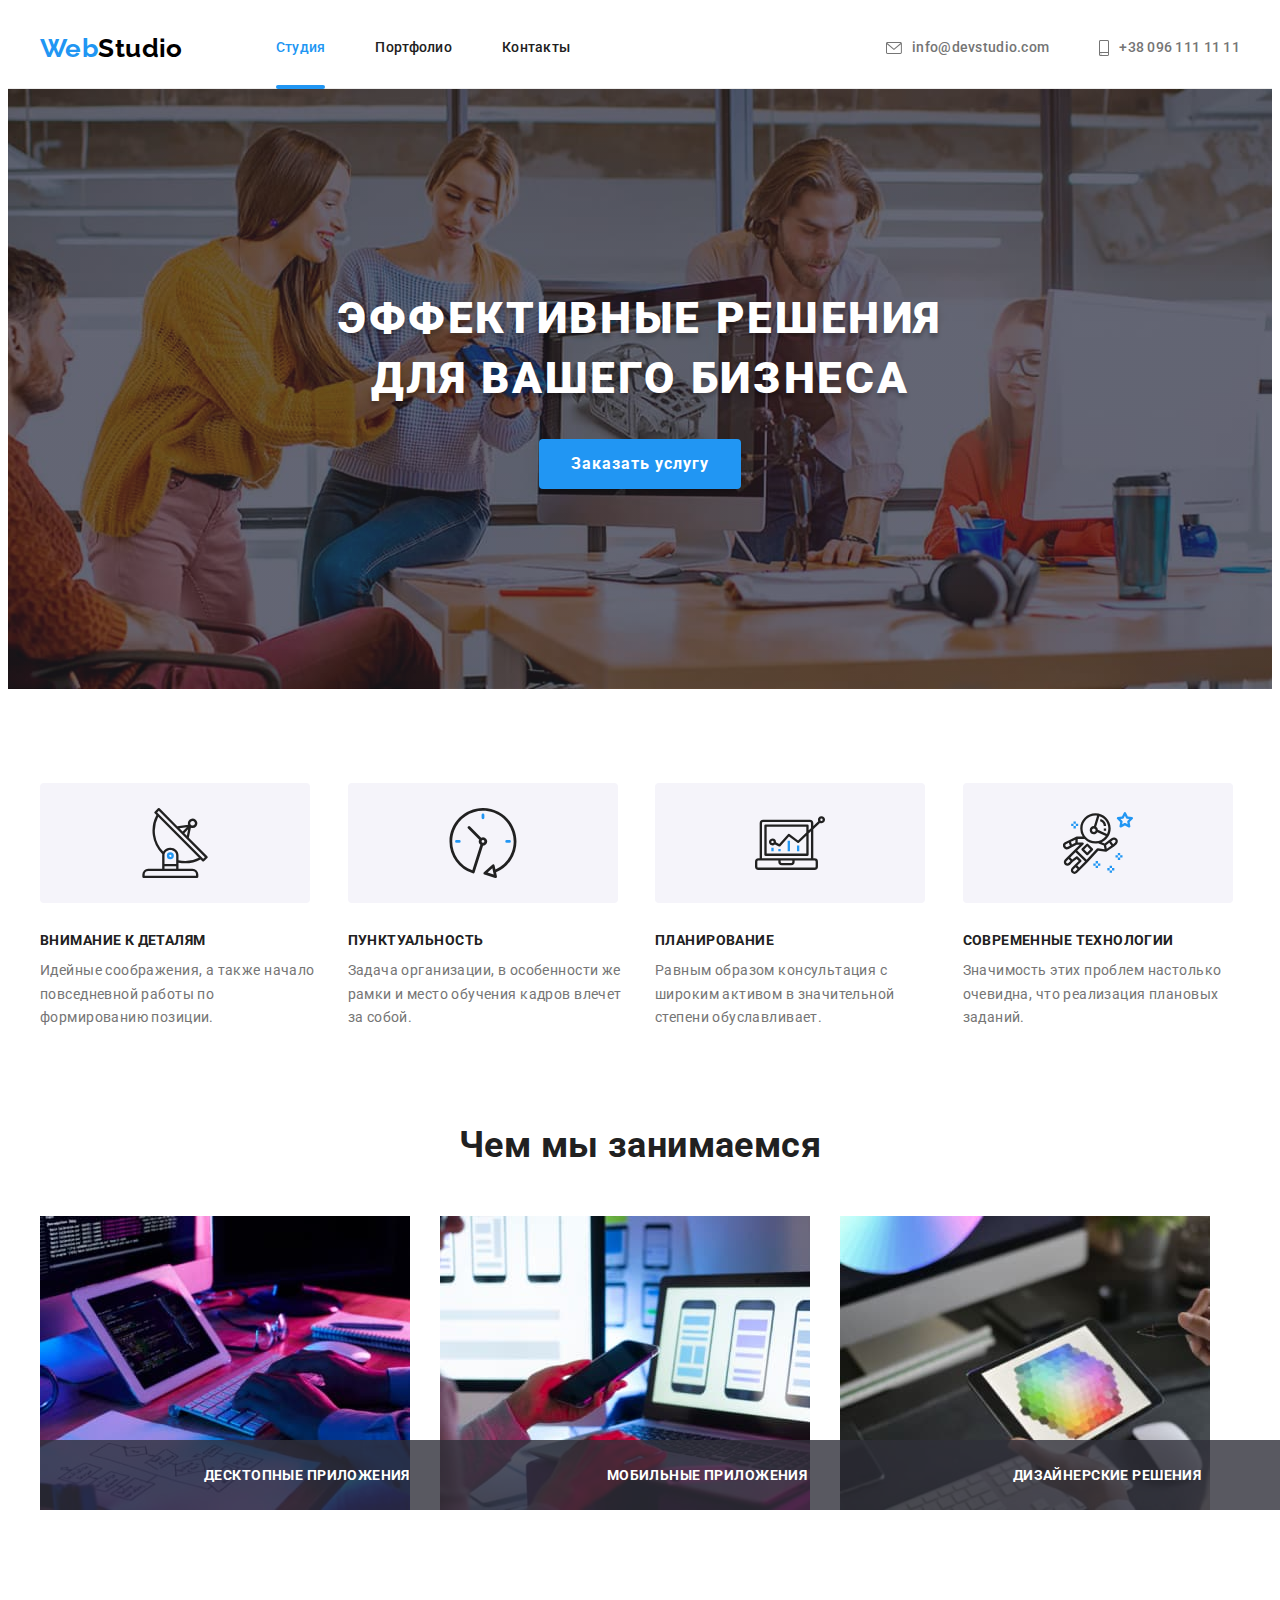
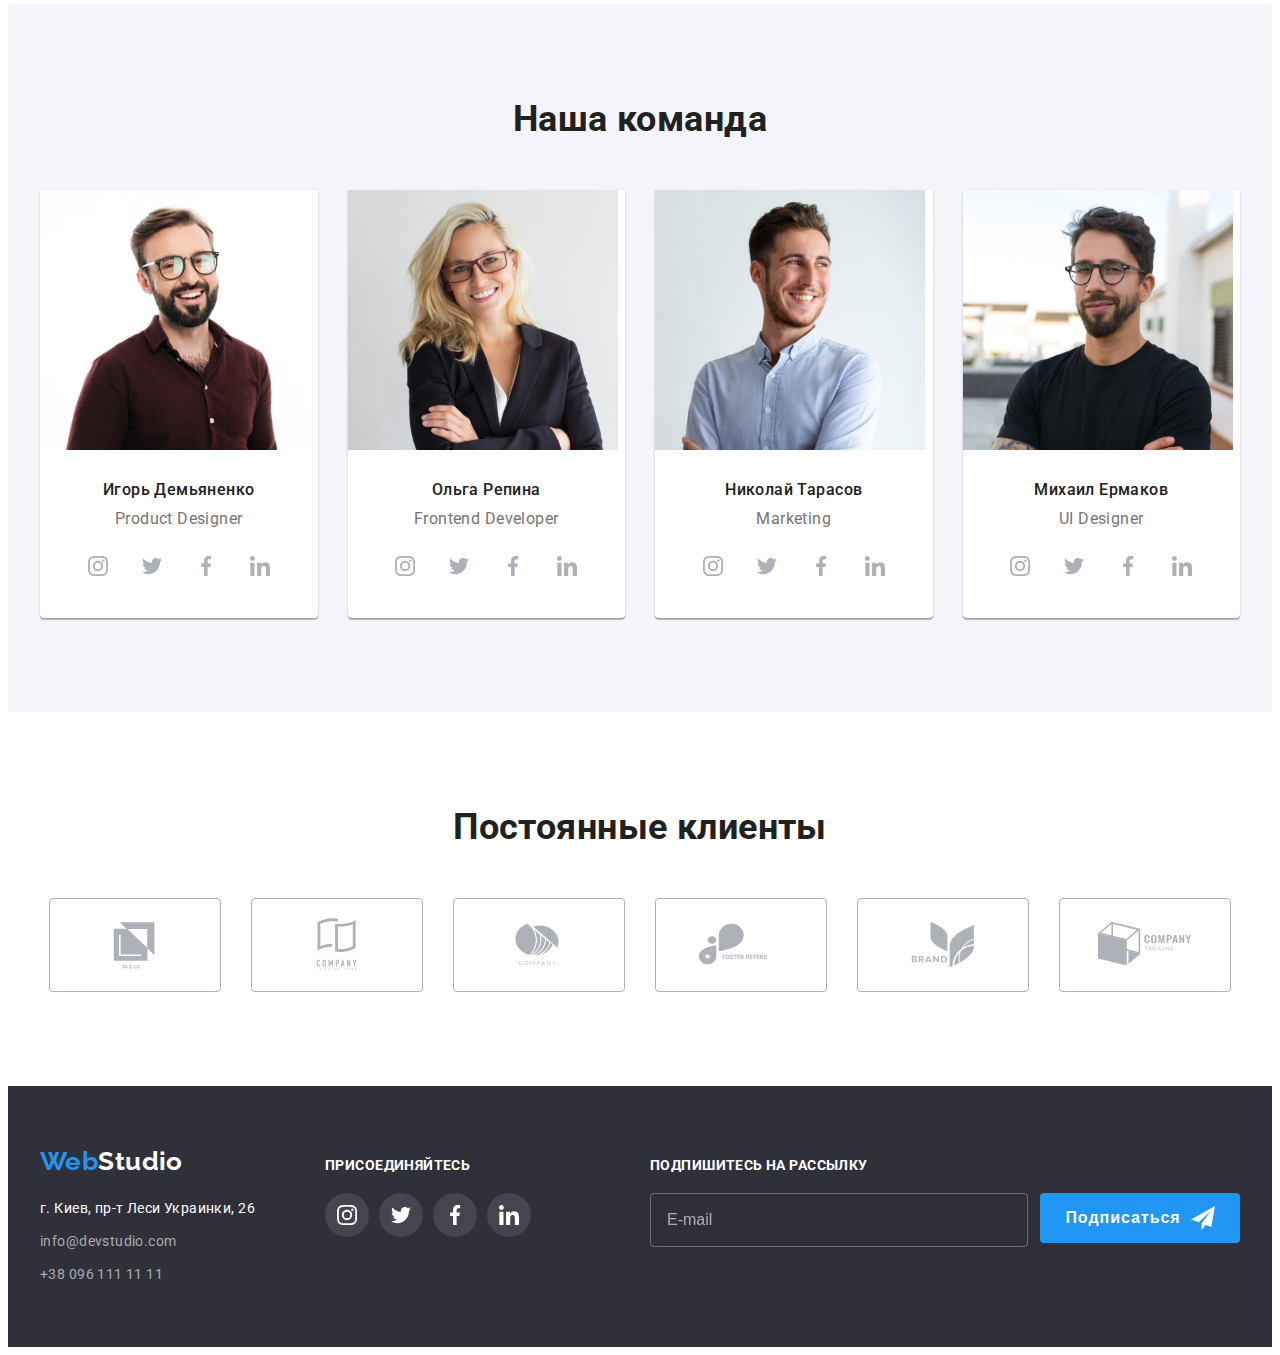
<file: index.html>
<!DOCTYPE html>
<html lang="ru">
	<head>
		<meta charset="UTF-8" />
		<meta http-equiv="X-UA-Compatible" content="IE=edge" />
		<meta name="viewport" content="width=device-width, initial-scale=1.0" />
		<link rel="preconnect" href="https://fonts.googleapis.com" />
		<link rel="preconnect" href="https://fonts.gstatic.com" crossorigin />
		<link
			href="https://fonts.googleapis.com/css2?family=Raleway:wght@700&family=Roboto:wght@400;500;700;900&display=swap"
			rel="stylesheet" />
		<title>WebStudio</title>
		<link
			rel="stylesheet"
			href="https://cdnjs.cloudflare.com/ajax/libs/modern-normalize/1.1.0/modern-normalize.min.css"
			integrity="sha512-wpPYUAdjBVSE4KJnH1VR1HeZfpl1ub8YT/NKx4PuQ5NmX2tKuGu6U/JRp5y+Y8XG2tV+wKQpNHVUX03MfMFn9Q=="
			crossorigin="anonymous"
			referrerpolicy="no-referrer" />
		<link rel="stylesheet" href="./css/styles.css" />
	</head>
	<body>
		<!-- ---------------------------HEADER---------------------------------------->
		<header class="header">
			<div class="container">
				<a class="header-logo link" href="./index.html"><span class="header-text">Web</span>Studio</a>
				<nav class="header-nav">
					<ul class="header-list list">
						<li class="header-item">
							<a class="header-link link current" href="./index.html">Студия</a>
						</li>
						<li class="header-item">
							<a class="header-link link" href="./portfolio.html">Портфолио</a>
						</li>
						<li class="header-item">
							<a class="header-link link" href="">Контакты</a>
						</li>
					</ul>
				</nav>
				<ul class="contacts-list list">
					<li class="contacts-item">
						<a class="header-contact link" href="mailto:info@devstudio.com" target="_blank">
							<svg class="mail" width="16" height="12">
								<use href="./images/sprite.svg#mail"></use>
							</svg>
							info@devstudio.com</a
						>
					</li>
					<li class="contacts-item">
						<a class="header-contact link" href="tel:+380961111111">
							<svg class="phone" width="10" height="16">
								<use href="./images/sprite.svg#phone"></use>
							</svg>
							+38 096 111 11 11</a
						>
					</li>
				</ul>
			</div>
		</header>
		<!-- ----------------------------MAIN---------------------------------------->
		<main>
			<!-- --------------------------HERO---------------------------------------->
			<section class="hero">
				<div class="container">
					<h1 class="hero-title">Эффективные решения для вашего бизнеса</h1>
					<button class="hero-btn button" type="button" data-modal-open="">Заказать услугу</button>
				</div>
			</section>
			<!-- ------------------------FEATURES---------------------------------------->
			<section class="features">
				<div class="container">
					<h2 class="visually-hidden">Особливості</h2>
					<ul class="list">
						<li class="features-item">
							<div class="icon-wrap">
								<svg width="70" height="70">
									<use href="./images/sprite.svg#antenna"></use>
								</svg>
							</div>
							<h3 class="item-title">внимание к деталям</h3>
							<p class="item-text">Идейные соображения, а также начало повседневной работы по формированию позиции.</p>
						</li>
						<li class="features-item">
							<div class="icon-wrap">
								<svg width="70" height="70">
									<use href="./images/sprite.svg#clock"></use>
								</svg>
							</div>
							<h3 class="item-title">пунктуальность</h3>
							<p class="item-text">
								Задача организации, в особенности же рамки и место обучения кадров влечет за собой.
							</p>
						</li>
						<li class="features-item">
							<div class="icon-wrap">
								<svg width="70" height="70">
									<use href="./images/sprite.svg#diagram"></use>
								</svg>
							</div>
							<h3 class="item-title">планирование</h3>
							<p class="item-text">
								Равным образом консультация с широким активом в значительной степени обуславливает.
							</p>
						</li>
						<li class="features-item">
							<div class="icon-wrap">
								<svg width="70" height="70">
									<use href="./images/sprite.svg#astronaut"></use>
								</svg>
							</div>
							<h3 class="item-title">современные технологии</h3>
							<p class="item-text">Значимость этих проблем настолько очевидна, что реализация плановых заданий.</p>
						</li>
					</ul>
				</div>
			</section>
			<!-- ------------------------ABOUT US---------------------------------------->
			<section class="about section">
				<div class="container">
					<h2 class="about-title title">Чем мы занимаемся</h2>
					<ul class="list">
						<li class="about-item">
							<img class="image" src="./images/work-card-1.jpg" alt="написання коду" width="370" height="294" />
							<div class="about-overlay">
								<p class="about-text">десктопные приложения</p>
							</div>
						</li>
						<li class="about-item">
							<img class="image" src="./images/work-card-2.jpg" alt="вибір макету" width="370" height="294" />
							<div class="about-overlay">
								<p class="about-text">мобильные приложения</p>
							</div>
						</li>
						<li class="about-item">
							<img class="image" src="./images/work-card-3.jpg" alt="вибір кольору" width="370" height="294" />
							<div class="about-overlay">
								<p class="about-text">дизайнерские решения</p>
							</div>
						</li>
					</ul>
				</div>
			</section>
			<!-- -------------------------TEAM---------------------------------------->
			<section class="team section">
				<div class="container">
					<h2 class="team-title title">Наша команда</h2>
					<ul class="team-list list">
						<li class="team-item">
							<img class="image" src="./images/team-card-1.jpg" alt="Игорь Демьяненко" width="270" height="260" />
							<div class="team-wrap">
								<h3 class="team-item-title">Игорь Демьяненко</h3>
								<p class="team-item-text" lang="en">Product Designer</p>
								<ul class="network-list list">
									<li class="network-item">
										<a class="icon-link link" href="">
											<svg class="icon" width="20" height="20">
												<use href="./images/sprite.svg#instagram"></use>
											</svg>
										</a>
									</li>
									<li class="network-item">
										<a class="icon-link link" href="">
											<svg class="icon" width="20" height="20">
												<use href="./images/sprite.svg#twitter"></use>
											</svg>
										</a>
									</li>
									<li class="network-item">
										<a class="icon-link link" href="">
											<svg class="icon" width="20" height="20">
												<use href="./images/sprite.svg#facebook"></use>
											</svg>
										</a>
									</li>
									<li class="network-item">
										<a class="icon-link link" href="">
											<svg class="icon" width="20" height="20">
												<use href="./images/sprite.svg#linkedin"></use>
											</svg>
										</a>
									</li>
								</ul>
							</div>
						</li>
						<li class="team-item">
							<img class="image" src="./images/team-card-2.jpg" alt="Ольга Репина" width="270" height="260" />
							<div class="team-wrap">
								<h3 class="team-item-title">Ольга Репина</h3>
								<p class="team-item-text" lang="en">Frontend Developer</p>
								<ul class="network-list list">
									<li class="network-item">
										<a class="icon-link link" href="">
											<svg class="icon" width="20" height="20">
												<use href="./images/sprite.svg#instagram"></use>
											</svg>
										</a>
									</li>
									<li class="network-item">
										<a class="icon-link link" href="">
											<svg class="icon" width="20" height="20">
												<use href="./images/sprite.svg#twitter"></use>
											</svg>
										</a>
									</li>
									<li class="network-item">
										<a class="icon-link link" href="">
											<svg class="icon" width="20" height="20">
												<use href="./images/sprite.svg#facebook"></use>
											</svg>
										</a>
									</li>
									<li class="network-item">
										<a class="icon-link link" href="">
											<svg class="icon" width="20" height="20">
												<use href="./images/sprite.svg#linkedin"></use>
											</svg>
										</a>
									</li>
								</ul>
							</div>
						</li>
						<li class="team-item">
							<img class="image" src="./images/team-card-3.jpg" alt="Николай Тарасов" width="270" height="260" />
							<div class="team-wrap">
								<h3 class="team-item-title">Николай Тарасов</h3>
								<p class="team-item-text" lang="en">Marketing</p>
								<ul class="network-list list">
									<li class="network-item">
										<a class="icon-link link" href="">
											<svg class="icon" width="20" height="20">
												<use href="./images/sprite.svg#instagram"></use>
											</svg>
										</a>
									</li>
									<li class="network-item">
										<a class="icon-link link" href="">
											<svg class="icon" width="20" height="20">
												<use href="./images/sprite.svg#twitter"></use>
											</svg>
										</a>
									</li>
									<li class="network-item">
										<a class="icon-link link" href="">
											<svg class="icon" width="20" height="20">
												<use href="./images/sprite.svg#facebook"></use>
											</svg>
										</a>
									</li>
									<li class="network-item">
										<a class="icon-link link" href="">
											<svg class="icon" width="20" height="20">
												<use href="./images/sprite.svg#linkedin"></use>
											</svg>
										</a>
									</li>
								</ul>
							</div>
						</li>
						<li class="team-item">
							<img class="image" src="./images/team-card-4.jpg" alt="Михаил Ермаков" width="270" height="260" />
							<div class="team-wrap">
								<h3 class="team-item-title">Михаил Ермаков</h3>
								<p class="team-item-text" lang="en">UI Designer</p>
								<ul class="network-list list">
									<li class="network-item">
										<a class="icon-link link" href="">
											<svg class="icon" width="20" height="20">
												<use href="./images/sprite.svg#instagram"></use>
											</svg>
										</a>
									</li>
									<li class="network-item">
										<a class="icon-link link" href="">
											<svg class="icon" width="20" height="20">
												<use href="./images/sprite.svg#twitter"></use>
											</svg>
										</a>
									</li>
									<li class="network-item">
										<a class="icon-link link" href="">
											<svg class="icon" width="20" height="20">
												<use href="./images/sprite.svg#facebook"></use>
											</svg>
										</a>
									</li>
									<li class="network-item">
										<a class="icon-link link" href="">
											<svg class="icon" width="20" height="20">
												<use href="./images/sprite.svg#linkedin"></use>
											</svg>
										</a>
									</li>
								</ul>
							</div>
						</li>
					</ul>
				</div>
			</section>
			<!-- ------------------------CLIENTS---------------------------------------->
			<section class="clients section">
				<div class="container">
					<h2 class="clients-title title">Постоянные клиенты</h2>
					<ul class="clients-list list">
						<li class="clients-item">
							<a href="" class="clients-link link">
								<svg class="clients-icon" width="106" height="60">
									<use href="./images/sprite.svg#logo1"></use>
								</svg>
							</a>
						</li>
						<li class="clients-item">
							<a href="" class="clients-link link">
								<svg class="clients-icon" width="106" height="60">
									<use href="./images/sprite.svg#logo2"></use>
								</svg>
							</a>
						</li>
						<li class="clients-item">
							<a href="" class="clients-link link">
								<svg class="clients-icon" width="106" height="60">
									<use href="./images/sprite.svg#logo3"></use>
								</svg>
							</a>
						</li>
						<li class="clients-item">
							<a href="" class="clients-link link">
								<svg class="clients-icon" width="106" height="60">
									<use href="./images/sprite.svg#logo4"></use>
								</svg>
							</a>
						</li>
						<li class="clients-item">
							<a href="" class="clients-link link">
								<svg class="clients-icon" width="106" height="60">
									<use href="./images/sprite.svg#logo5"></use>
								</svg>
							</a>
						</li>
						<li class="clients-item">
							<a href="" class="clients-link link">
								<svg class="clients-icon" width="106" height="60">
									<use href="./images/sprite.svg#logo6"></use>
								</svg>
							</a>
						</li>
					</ul>
				</div>
			</section>
		</main>
		<!-- -------------------------FOOTER---------------------------------------->
		<footer class="footer">
			<div class="container">
				<div class="address-wrap">
					<a class="footer-logo link" href=""><span class="footer-text">Web</span>Studio</a>
					<address class="footer-address">
						<ul class="footer-list list">
							<li class="footer-item">
								<a
									class="footer-link link"
									href="https://goo.gl/maps/g8U8x3XX5DyqGBwx5"
									target="_blank"
									rel="noopener nofollow noreferrer"
									>г. Киев, пр-т Леси Украинки, 26</a
								>
							</li>
							<li class="footer-item">
								<a class="footer-contact link" href="mailto:info@devstudio.com" target="_blank">info@devstudio.com</a>
							</li>
							<li class="footer-item">
								<a class="footer-contact link" href="tel:+380961111111">+38 096 111 11 11</a>
							</li>
						</ul>
					</address>
				</div>
				<div class="join">
					<p class="join-title">присоединяйтесь</p>
					<ul class="join-list list">
						<li class="join-item">
							<a href="" class="join-link link">
								<svg class="join-icon" width="20" height="20">
									<use href="./images/sprite.svg#instagram"></use>
								</svg>
							</a>
						</li>
						<li class="join-item">
							<a href="" class="join-link link">
								<svg class="join-icon" width="20" height="20">
									<use href="./images/sprite.svg#twitter"></use>
								</svg>
							</a>
						</li>
						<li class="join-item">
							<a href="" class="join-link link">
								<svg class="join-icon" width="20" height="20">
									<use href="./images/sprite.svg#facebook"></use>
								</svg>
							</a>
						</li>
						<li class="join-item">
							<a href="" class="join-link link">
								<svg class="join-icon" width="20" height="20">
									<use href="./images/sprite.svg#linkedin"></use>
								</svg>
							</a>
						</li>
					</ul>
				</div>
				<form class="subscribe">
					<p class="subscribe-title">Подпишитесь на рассылку</p>
					<div class="subscribe-wrap">
						<input class="subscribe-input" type="email" name="subscribe-email" placeholder="E-mail" maxlength="30" />
						<button class="subscribe-button button" type="submit">
							Подписаться
							<svg class="icon-send" width="24" height="24">
								<use href="./images/sprite.svg#send"></use>
							</svg>
						</button>
					</div>
				</form>
			</div>
		</footer>

		<!-- -------------------------MODAL---------------------------------------->

		<div class="backdrop is-hidden" data-modal>
			<div class="modal">
				<button class="modal-button" type="button" data-modal-close>
					<svg class="modal-close" width="11" height="11">
						<use href="./images/sprite.svg#close"></use>
					</svg>
				</button>
				<p class="modal-title">Оставьте свои данные, мы вам перезвоним</p>

				<form class="form">
					<div class="form-field">
						<label class="modal-label" for="user-name">Имя</label>
						<div class="input-wrap">
							<input type="text" class="modal-input" name="user-name" id="user-name" />
							<svg class="name-icon" width="18" height="18">
								<use href="./images/sprite.svg#name"></use>
							</svg>
						</div>
					</div>

					<div class="form-field">
						<label class="modal-label" for="user-tel">Телефон</label>
						<div class="input-wrap">
							<input type="tel" class="modal-input" name="user-tel" id="user-tel" />
							<svg class="name-icon" width="18" height="18">
								<use href="./images/sprite.svg#tel"></use>
							</svg>
						</div>
					</div>

					<div class="form-field">
						<label class="modal-label" for="user-email">Почта</label>
						<div class="input-wrap">
							<input type="email" class="modal-input" name="user-email" id="user-email" />
							<svg class="name-icon" width="18" height="18">
								<use href="./images/sprite.svg#email"></use>
							</svg>
						</div>
					</div>

					<div class="form-field">
						<label class="modal-label" for="comment">Комментарий</label>
						<textarea name="comment" class="comment" id="comment" placeholder="Введите текст"></textarea>
					</div>

					<div class="checkbox-field">
						<input
							type="checkbox"
							name="privacy"
							value="true"
							class="checkbox-input visually-hidden"
							id="checkbox-label" />
						<label class="checkbox-label" for="checkbox-label">Соглашаюсь с рассылкой и принимаю</label>
						<a class="checkbox-link" href="">Условия договора</a>
					</div>

					<button class="form-button button" type="submit">Отправить</button>
				</form>
			</div>
		</div>

		<script src="./js/modal.js"></script>
	</body>
</html>
</file>
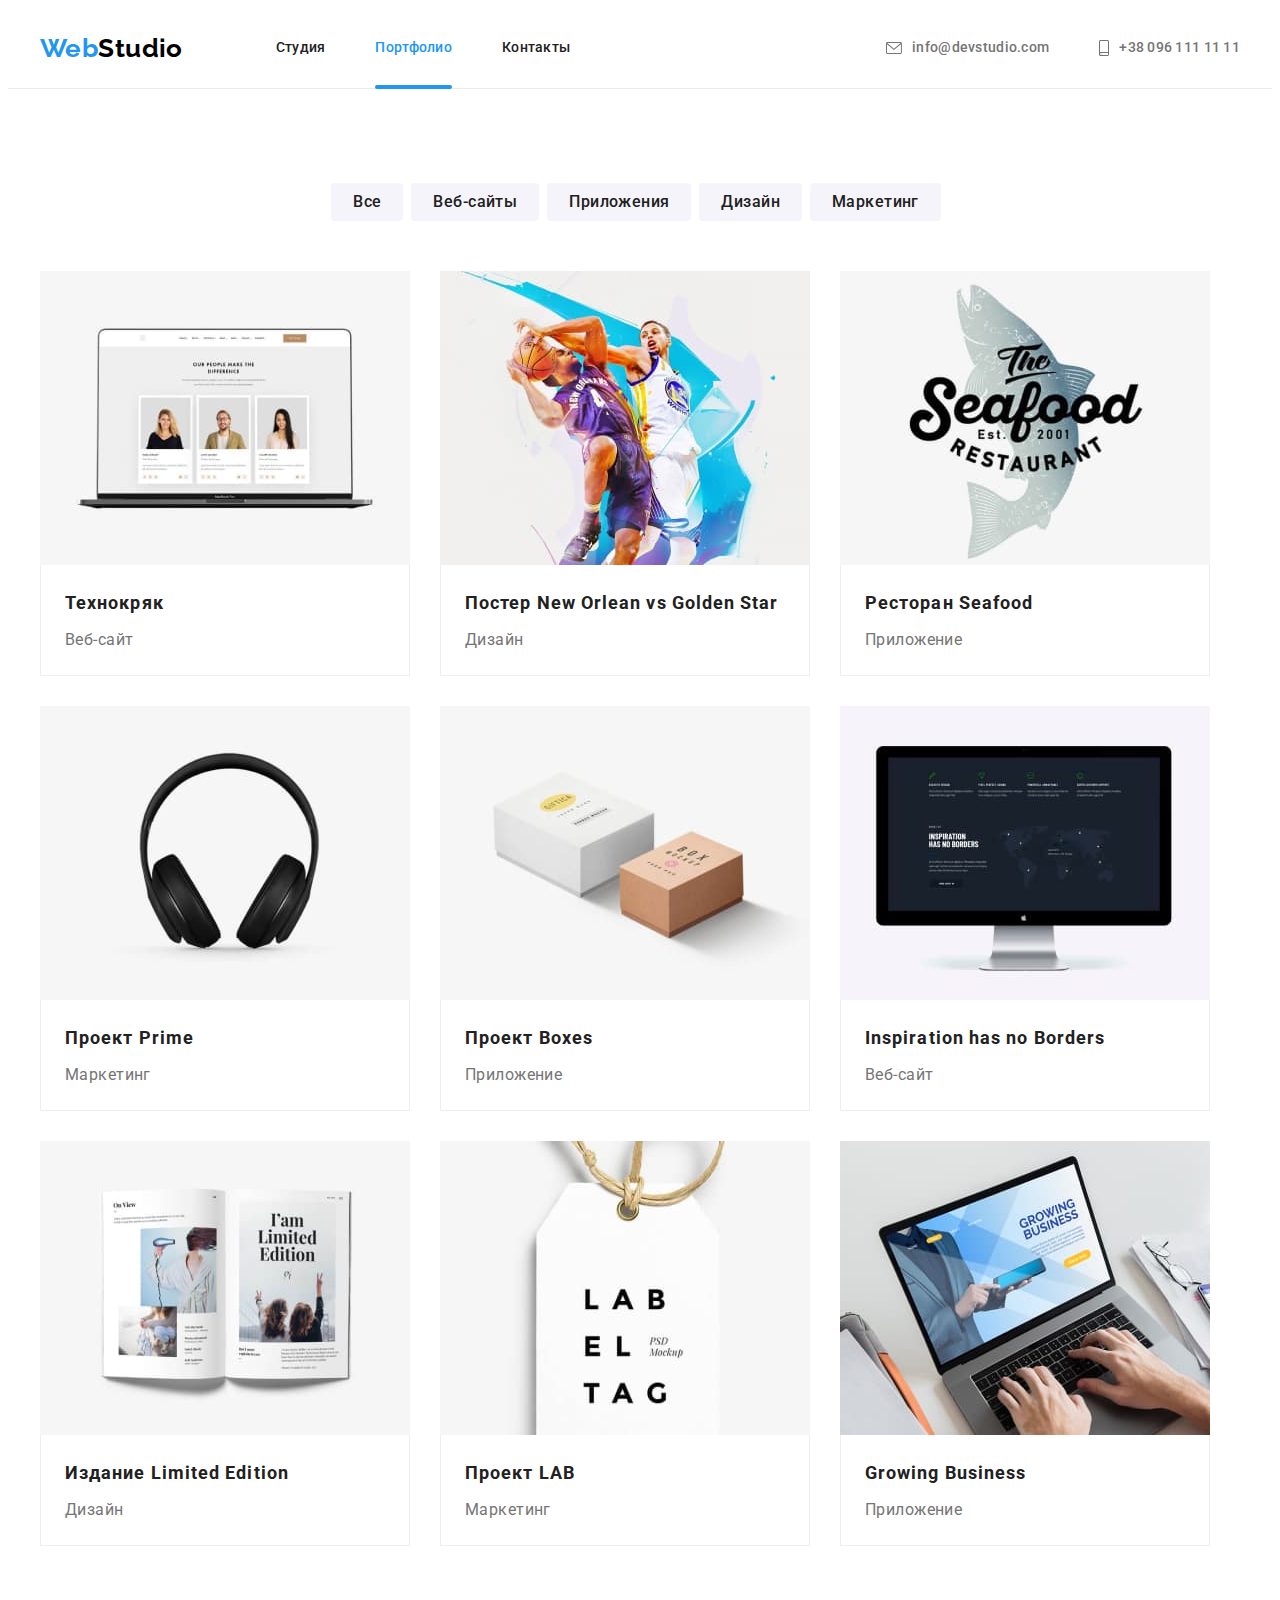
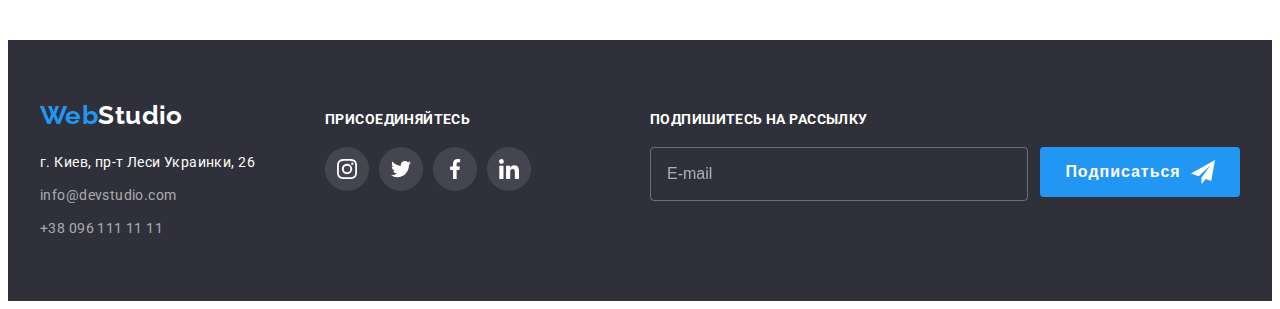
<file: portfolio.html>
<!DOCTYPE html>
<html lang="ru">
	<head>
		<meta charset="UTF-8" />
		<meta http-equiv="X-UA-Compatible" content="IE=edge" />
		<meta name="viewport" content="width=device-width, initial-scale=1.0" />
		<link rel="preconnect" href="https://fonts.googleapis.com" />
		<link rel="preconnect" href="https://fonts.gstatic.com" crossorigin />
		<link
			href="https://fonts.googleapis.com/css2?family=Raleway:wght@700&family=Roboto:wght@400;500;700;900&display=swap"
			rel="stylesheet" />
		<title>Portfolio</title>
		<link
			rel="stylesheet"
			href="https://cdnjs.cloudflare.com/ajax/libs/modern-normalize/1.1.0/modern-normalize.min.css"
			integrity="sha512-wpPYUAdjBVSE4KJnH1VR1HeZfpl1ub8YT/NKx4PuQ5NmX2tKuGu6U/JRp5y+Y8XG2tV+wKQpNHVUX03MfMFn9Q=="
			crossorigin="anonymous"
			referrerpolicy="no-referrer" />
		<link rel="stylesheet" href="./css/styles.css" />
	</head>
	<body>
		<!-- ---------------------------HEADER---------------------------------------->
		<header class="header">
			<div class="container">
				<a class="header-logo link" href="/"><span class="header-text">Web</span>Studio</a>
				<nav class="header-nav">
					<ul class="header-list list">
						<li class="header-item">
							<a class="header-link link" href="./index.html">Студия</a>
						</li>
						<li class="header-item">
							<a class="header-link link current" href="./portfolio.html">Портфолио</a>
						</li>
						<li class="header-item">
							<a class="header-link link" href="">Контакты</a>
						</li>
					</ul>
				</nav>
				<ul class="contacts-list list">
					<li class="contacts-item">
						<a class="header-contact link" href="mailto:info@devstudio.com" target="_blank">
							<svg class="mail" width="16" height="12">
								<use href="./images/sprite.svg#mail"></use>
							</svg>
							info@devstudio.com</a
						>
					</li>
					<li class="contacts-item">
						<a class="header-contact link" href="tel:+380961111111">
							<svg class="phone" width="10" height="16">
								<use href="./images/sprite.svg#phone"></use>
							</svg>
							+38 096 111 11 11</a
						>
					</li>
				</ul>
			</div>
		</header>
		<!-- ---------------------------MAIN------------------------------------------------------------------------------------------------------------->
		<!-- --------------------------FILTER------------------------------------------------------------------------------------------------------------->
		<main>
			<section class="projects section">
				<div class="container">
					<h1 class="projects-title visually-hidden">Проекти</h1>
					<ul class="filter-list list">
						<li class="filter-item">
							<button class="filter-btn button" type="button">Все</button>
						</li>
						<li class="filter-item">
							<button class="filter-btn button" type="button">Веб-сайты</button>
						</li>
						<li class="filter-item">
							<button class="filter-btn button" type="button">Приложения</button>
						</li>
						<li class="filter-item">
							<button class="filter-btn button" type="button">Дизайн</button>
						</li>
						<li class="filter-item">
							<button class="filter-btn button" type="button">Маркетинг</button>
						</li>
					</ul>
					<!-- --------------------------PROJECTS--------------------------------------------------------------------------------------------------------->
					<ul class="projects-list list">
						<li class="projects-item">
							<a class="projects-link link" href="">
								<div class="projects-thumb">
									<img class="image" src="./images/project1.jpg" alt="Технокряк" width="370" height="294" />
									<div class="projects-overlay">
										<p class="overlay-text">
											Ресурс предлагает комплексные предложения с разным уровнем функционала и сервисов. Все это
											позволит посетителю получить исчерпывающие сведения о компании или частном лице.
										</p>
									</div>
								</div>
								<div class="projects-wrap">
									<h2 class="projects-title">Технокряк</h2>
									<p class="projects-text">Веб-сайт</p>
								</div>
							</a>
						</li>

						<li class="projects-item">
							<a class="projects-link link" href="">
								<div class="projects-thumb">
									<img
										class="image"
										src="./images/project2.jpg"
										alt="Постер New Orlean vs Golden Star"
										width="370"
										height="294" />
									<div class="projects-overlay">
										<p class="overlay-text">
											Ресурс предлагает комплексные предложения с разным уровнем функционала и сервисов. Все это
											позволит посетителю получить исчерпывающие сведения о компании или частном лице.
										</p>
									</div>
								</div>
								<div class="projects-wrap">
									<h2 class="projects-title">Постер New Orlean vs Golden Star</h2>
									<p class="projects-text">Дизайн</p>
								</div>
							</a>
						</li>

						<li class="projects-item">
							<a class="projects-link link" href="">
								<div class="projects-thumb">
									<img class="image" src="./images/project3.jpg" alt="Ресторан Seafood" width="370" height="294" />
									<div class="projects-overlay">
										<p class="overlay-text">
											Ресурс предлагает комплексные предложения с разным уровнем функционала и сервисов. Все это
											позволит посетителю получить исчерпывающие сведения о компании или частном лице.
										</p>
									</div>
								</div>
								<div class="projects-wrap">
									<h2 class="projects-title">Ресторан Seafood</h2>
									<p class="projects-text">Приложение</p>
								</div>
							</a>
						</li>

						<li class="projects-item">
							<a class="projects-link link" href="">
								<div class="projects-thumb">
									<img class="image" src="./images/project4.jpg" alt="Проект Prime" width="370" height="294" />
									<div class="projects-overlay">
										<p class="overlay-text">
											Ресурс предлагает комплексные предложения с разным уровнем функционала и сервисов. Все это
											позволит посетителю получить исчерпывающие сведения о компании или частном лице.
										</p>
									</div>
								</div>
								<div class="projects-wrap">
									<h2 class="projects-title">Проект Prime</h2>
									<p class="projects-text">Маркетинг</p>
								</div>
							</a>
						</li>

						<li class="projects-item">
							<a class="projects-link link" href="">
								<div class="projects-thumb">
									<img class="image" src="./images/project5.jpg" alt="Проект Boxes" width="370" height="294" />
									<div class="projects-overlay">
										<p class="overlay-text">
											Ресурс предлагает комплексные предложения с разным уровнем функционала и сервисов. Все это
											позволит посетителю получить исчерпывающие сведения о компании или частном лице.
										</p>
									</div>
								</div>
								<div class="projects-wrap">
									<h2 class="projects-title">Проект Boxes</h2>
									<p class="projects-text">Приложение</p>
								</div>
							</a>
						</li>

						<li class="projects-item">
							<a class="projects-link link" href="">
								<div class="projects-thumb">
									<img
										class="image"
										lang="en"
										src="./images/project6.jpg"
										alt="Inspiration has no Borders"
										width="370"
										height="294" />
									<div class="projects-overlay">
										<p class="overlay-text">
											Ресурс предлагает комплексные предложения с разным уровнем функционала и сервисов. Все это
											позволит посетителю получить исчерпывающие сведения о компании или частном лице.
										</p>
									</div>
								</div>
								<div class="projects-wrap">
									<h2 lang="en" class="projects-title">Inspiration has no Borders</h2>
									<p class="projects-text">Веб-сайт</p>
								</div>
							</a>
						</li>

						<li class="projects-item">
							<a class="projects-link link" href="">
								<div class="projects-thumb">
									<img
										class="image"
										src="./images/project7.jpg"
										alt="Издание Limited Edition"
										width="370"
										height="294" />
									<div class="projects-overlay">
										<p class="overlay-text">
											Ресурс предлагает комплексные предложения с разным уровнем функционала и сервисов. Все это
											позволит посетителю получить исчерпывающие сведения о компании или частном лице.
										</p>
									</div>
								</div>
								<div class="projects-wrap">
									<h2 class="projects-title">Издание Limited Edition</h2>
									<p class="projects-text">Дизайн</p>
								</div>
							</a>
						</li>

						<li class="projects-item">
							<a class="projects-link link" href="">
								<div class="projects-thumb">
									<img class="image" src="./images/project8.jpg" alt="Проект LAB" width="370" height="294" />
									<div class="projects-overlay">
										<p class="overlay-text">
											Ресурс предлагает комплексные предложения с разным уровнем функционала и сервисов. Все это
											позволит посетителю получить исчерпывающие сведения о компании или частном лице.
										</p>
									</div>
								</div>
								<div class="projects-wrap">
									<h2 class="projects-title">Проект LAB</h2>
									<p class="projects-text">Маркетинг</p>
								</div>
							</a>
						</li>

						<li class="projects-item">
							<a class="projects-link link" href="">
								<div class="projects-thumb">
									<img
										class="image"
										lang="en"
										src="./images/project9.jpg"
										alt="Growing Business"
										width="370"
										height="294" />
									<div class="projects-overlay">
										<p class="overlay-text">
											Ресурс предлагает комплексные предложения с разным уровнем функционала и сервисов. Все это
											позволит посетителю получить исчерпывающие сведения о компании или частном лице.
										</p>
									</div>
								</div>
								<div class="projects-wrap">
									<h2 lang="en" class="projects-title">Growing Business</h2>
									<p class="projects-text">Приложение</p>
								</div>
							</a>
						</li>
					</ul>
				</div>
			</section>
		</main>
		<!-- ---------------------------FOOTER---------------------------------->
		<footer class="footer">
			<div class="container">
				<div class="address-wrap">
					<a class="footer-logo link" href=""><span class="footer-text">Web</span>Studio</a>
					<address class="footer-address">
						<ul class="footer-list list">
							<li class="footer-item">
								<a
									class="footer-link link"
									href="https://goo.gl/maps/g8U8x3XX5DyqGBwx5"
									target="_blank"
									rel="noopener nofollow noreferrer"
									>г. Киев, пр-т Леси Украинки, 26</a
								>
							</li>
							<li class="footer-item">
								<a class="footer-contact link" href="mailto:info@devstudio.com" target="_blank">info@devstudio.com</a>
							</li>
							<li class="footer-item">
								<a class="footer-contact link" href="tel:+380961111111">+38 096 111 11 11</a>
							</li>
						</ul>
					</address>
				</div>
				<div class="join">
					<p class="join-title">присоединяйтесь</p>
					<ul class="join-list list">
						<li class="join-item">
							<a href="" class="join-link link">
								<svg class="join-icon" width="20" height="20">
									<use href="./images/sprite.svg#instagram"></use>
								</svg>
							</a>
						</li>
						<li class="join-item">
							<a href="" class="join-link link">
								<svg class="join-icon" width="20" height="20">
									<use href="./images/sprite.svg#twitter"></use>
								</svg>
							</a>
						</li>
						<li class="join-item">
							<a href="" class="join-link link">
								<svg class="join-icon" width="20" height="20">
									<use href="./images/sprite.svg#facebook"></use>
								</svg>
							</a>
						</li>
						<li class="join-item">
							<a href="" class="join-link link">
								<svg class="join-icon" width="20" height="20">
									<use href="./images/sprite.svg#linkedin"></use>
								</svg>
							</a>
						</li>
					</ul>
				</div>
				<form class="subscribe">
					<p class="subscribe-title">Подпишитесь на рассылку</p>
					<div class="subscribe-wrap">
						<input class="subscribe-input" type="email" name="subscribe-email" placeholder="E-mail" maxlength="30" />
						<button class="subscribe-button button" type="submit">
							Подписаться
							<svg class="icon-send" width="24" height="24">
								<use href="./images/sprite.svg#send"></use>
							</svg>
						</button>
					</div>
				</form>
			</div>
		</footer>
	</body>
</html>
</file>
<file: css/styles.css>
/* Позиціонування */
/* Блочна модель */
/* Типографія */
/* Візуал */
/* Інше */

:root {
	--main-header-color: #212121;
	--main-text-color: #757575;
	--bg-header-color: #ffffff;
	--accent-color: #2196f3;
	--logo-color: #000000;
	--bg-color: #2f303a;
	--team-gb-color: #f5f4fa;
	--footer-contact-color: rgba(255, 255, 255, 0.6);
	--header-border: #ececec;
	--table-border: #eeeeee;
	--icon-color: #afb1b8;
	--footer-icon-bg: rgba(255, 255, 255, 0.1);
	--hero-bg: #c4c4c4;
	--about-bg: rgba(47, 48, 58, 0.8);
	--cubic: cubic-bezier(0.4, 0, 0.2, 1);
	--color-transition: color 250ms cubic-bezier(0.4, 0, 0.2, 1);
	--bg-transition: background-color 250ms cubic-bezier(0.4, 0, 0.2, 1);
}

h1,
h2,
h3,
h4,
h5,
h6,
p,
ul {
	margin: 0;
	padding: 0;
}

body {
	font-family: "Roboto", sans-serif;
	color: var(--main-header-color);
	font-size: 14px;
	letter-spacing: 0.03em;
	background-color: var(--bg-header-color);
}

.container {
	width: 1200px;
	margin: 0 auto;
	padding-left: 15px;
	padding-right: 15px;
}

.section {
	padding: 94px 0;
}

.title {
	margin-bottom: 50px;

	font-weight: 700;
	font-size: 36px;
	line-height: calc(42 / 36);
	text-align: center;
	color: var(--main-header-color);
}

.link {
	text-decoration: none;
}

.list {
	list-style: none;
}

.button {
	cursor: pointer;
}

.image {
	display: block;
}

.visually-hidden {
	position: absolute;
	white-space: nowrap;
	width: 1px;
	height: 1px;
	overflow: hidden;
	border: 0;
	padding: 0;
	clip: rect(0 0 0 0);
	clip-path: inset(50%);
	margin: -1px;
}

/* ----------------------HEADER-------------------------------------- */

.header {
	border-bottom: 1px solid var(--header-border);
}

.header > .container {
	display: flex;
	align-items: center;
}

.header-logo,
.footer-logo {
	font-family: "Raleway";
	font-weight: 700;
	font-size: 26px;
	line-height: 1.19;
	color: var(--logo-color);
}

.header-text,
.footer-text {
	color: var(--accent-color);
}

.header-nav {
	margin-left: 93px;
}

.header-list {
	display: flex;
}

.header-item + .header-item {
	margin-left: 50px;
}

.contacts-list {
	display: flex;
	margin-left: auto;
}

.contacts-item + .contacts-item {
	margin-left: 50px;
}

.header-link,
.header-contact {
	position: relative;

	display: block;
	padding-top: 32px;
	padding-bottom: 32px;

	font-weight: 500;
	line-height: 1.14;
	letter-spacing: 0.02em;
	color: inherit;

	transition: var(--color-transition);
}

.header-link::before {
	content: "";

	position: absolute;
	left: 0;
	bottom: 0;

	display: block;
	width: 100%;
	height: 4px;

	background: var(--accent-color);
	border-radius: 2px;
	opacity: 0;

	transform: translateY(1px);
	transition: opacity 250ms var(--cubic);
}

.header-link:hover::before,
.header-link:focus::before {
	opacity: 1;
}

.header-link:hover,
.header-link:focus,
.header-contact:hover,
.header-contact:focus {
	color: var(--accent-color);
}

.header-contact {
	display: flex;
	align-items: center;

	color: var(--main-text-color);
}

.mail {
	margin-right: 10px;

	fill: currentColor;
}

.phone {
	margin-right: 10px;

	fill: currentColor;
}

.current {
	position: relative;

	color: var(--accent-color);
}

.current::after {
	content: "";

	position: absolute;
	left: 0;
	bottom: 0;

	display: block;
	width: 100%;
	height: 4px;

	background: var(--accent-color);
	border-radius: 2px;

	transform: translateY(1px);
}

.header-phone {
	color: var(--main-text-color);
}

/* -----------------------HERO-------------------------------------- */

.hero {
	max-width: 1600px;
	margin: 0 auto;
	padding-top: 200px;
	padding-bottom: 200px;

	text-align: center;

	background-color: var(--hero-bg);
	background-image: linear-gradient(rgba(47, 48, 58, 0.4), rgba(47, 48, 58, 0.4)), url(../images/hero-bg.jpg);
	background-position: center;
	background-size: cover;
	background-repeat: no-repeat;
}

.hero-title {
	max-width: 696px;
	margin: 0 auto;
	margin-bottom: 30px;

	font-weight: 900;
	font-size: 44px;
	line-height: 1.36;
	letter-spacing: 0.06em;
	text-transform: uppercase;
	color: var(--bg-header-color);
	text-shadow: 0px 4px 4px rgba(0, 0, 0, 0.25);
}

.hero-btn {
	padding: 10px 32px;

	font-family: inherit;
	font-weight: 700;
	font-size: 16px;
	line-height: 1.875;
	text-align: center;
	letter-spacing: 0.06em;
	color: var(--bg-header-color);

	background-color: var(--accent-color);
	border-radius: 4px;
	border: transparent;
	box-shadow: 0px 4px 4px rgba(0, 0, 0, 0.15);

	transition: var(--bg-transition);
}

.hero-btn:hover,
.hero-btn:focus {
	background-color: #188ce8;
}

/* ---------------------FEATURES-------------------------------------- */

.features {
	padding-top: 94px;
}

.features .list {
	display: flex;
}

.features-item {
	flex-basis: calc((100% - 90px) / 4);
	margin-right: 30px;
}

.features-item:last-child {
	margin-right: 0;
}

.icon-wrap {
	display: flex;
	justify-content: center;
	align-items: center;
	width: 270px;
	height: 120px;
	margin-bottom: 30px;

	background-color: var(--team-gb-color);
	border-radius: 4px;
}

.item-title {
	margin-bottom: 10px;

	font-weight: 700;
	font-size: inherit;
	line-height: 1.14;
	text-transform: uppercase;
}

.item-text {
	line-height: 1.71;
	color: var(--main-text-color);
}

/* ----------------------ABOUT-------------------------------------- */

.about .list {
	display: flex;
}

.about-item {
	position: relative;

	flex-basis: calc((100% - 60px) / 4);
	margin-right: 30px;
}

.about-item:last-child {
	margin-right: 0;
}

.about-overlay {
	position: absolute;
	left: 0;
	bottom: 0;

	display: block;
	width: 100%;
	padding: 27px 82px;

	background: rgba(47, 48, 58, 0.8);
}

.about-text {
	font-weight: 700;
	line-height: calc(16 / 14);
	text-align: center;
	text-transform: uppercase;

	color: var(--bg-header-color);
}

/* -----------------------TEAM-------------------------------------- */

.team {
	background-color: var(--team-gb-color);
}

.team-list {
	display: flex;
}

.team-item {
	flex-basis: calc((100% - 90px) / 4);
	margin-right: 30px;

	line-height: 1.19;
	background-color: var(--bg-header-color);
	border-radius: 0px 0px 4px 4px;
	box-shadow: 0px 1px 3px rgba(0, 0, 0, 0.12), 0px 1px 1px rgba(0, 0, 0, 0.14), 0px 2px 1px rgba(0, 0, 0, 0.2);
}

.team-item:last-child {
	margin-right: 0;
}

.team-wrap {
	padding-top: 30px;
	padding-bottom: 30px;
}

.team-item-title {
	margin-bottom: 10px;

	font-weight: 500;
	font-size: 16px;
	text-align: center;
}

.team-item-text {
	margin-bottom: 16px;

	font-size: 16px;
	text-align: center;
	color: var(--main-text-color);
}

.network-list {
	display: flex;
	justify-content: center;
}

.network-item:not(:last-child) {
	margin-right: 10px;
}

.icon-link {
	display: flex;
	justify-content: center;
	align-items: center;
	width: 44px;
	height: 44px;

	color: var(--icon-color);

	background-color: transparent;
	border-radius: 50%;

	transition: var(--bg-transition), var(--color-transition);
}

.icon-link:hover,
.icon-link:focus {
	color: var(--bg-header-color);

	background-color: var(--accent-color);
}

.icon {
	fill: currentColor;
}

/* -----------------------CLIENTS-------------------------------------- */

.clients-list {
	display: flex;
	justify-content: center;
}

.clients-item {
	margin-right: 30px;
}

.clients-item:last-child {
	margin-right: 0;
}

.clients-link {
	display: flex;
	justify-content: center;
	align-items: center;
	width: 170px;
	height: 92px;

	color: var(--icon-color);

	border: 1px solid var(--icon-color);
	border-radius: 4px;

	transition: var(--color-transition), border-color 250ms var(--cubic);
}

.clients-link:hover,
.clients-link:focus {
	color: var(--accent-color);
	border-color: var(--accent-color);
}

.clients-icon {
	fill: currentColor;
}

/* -----------------------FOOTER-------------------------------------- */

.footer {
	padding: 60px 0;

	background-color: var(--bg-color);
}

.footer .container {
	display: flex;
	align-items: baseline;
}

.address-wrap {
	margin-right: 70px;
}

.footer-logo {
	display: block;
	margin-bottom: 20px;

	color: var(--bg-header-color);
}

.footer-address {
	font-style: normal;
}

.footer-item:not(:last-child) {
	margin-bottom: 9px;
}

.footer-link,
.footer-contact {
	line-height: 1.71;
	color: var(--bg-header-color);
}

.footer-contact {
	color: var(--footer-contact-color);

	transition: var(--color-transition);
}

.footer-contact:hover,
.footer-contact:focus {
	color: var(--accent-color);
}

.join {
	margin-right: auto;
}

.join-title {
	margin-bottom: 20px;

	font-weight: 700;
	font-size: 14px;
	line-height: calc(16 / 14);
	text-transform: uppercase;
	color: var(--bg-header-color);
}

.join-list {
	display: flex;
}

.join-item:not(:last-child) {
	margin-right: 10px;
}

.join-link {
	display: flex;
	justify-content: center;
	align-items: center;
	width: 44px;
	height: 44px;

	background-color: var(--footer-icon-bg);
	border-radius: 50%;

	transition: var(--bg-transition);
}

.join-link:hover,
.join-link:focus {
	background-color: var(--accent-color);
}

.join-icon {
	fill: var(--bg-header-color);
}

.subscribe-title {
	margin-bottom: 20px;

	font-weight: 700;
	line-height: calc(16 / 14);
	text-transform: uppercase;

	color: var(--bg-header-color);
}

.subscribe-input {
	width: 358px;
	height: 50px;
	padding-left: 16px;

	color: rgba(255, 255, 255, 0.6);

	background-color: transparent;
	border: 1px solid rgba(255, 255, 255, 0.3);
	filter: drop-shadow(0px 4px 4px rgba(0, 0, 0, 0.15));
	border-radius: 4px;
	outline: none;
}
.subscribe-wrap {
	display: flex;
}

.subscribe-input::placeholder {
	font-size: 16px;
	line-height: calc(20 / 16);

	color: rgba(255, 255, 255, 0.6);
}

.subscribe-button {
	display: flex;
	align-items: center;
	justify-content: center;
	min-width: 200px;
	height: 50px;
	margin-left: 12px;

	font-weight: 700;
	font-size: 16px;
	line-height: calc(30 / 16);
	letter-spacing: 0.06em;
	color: var(--bg-header-color);

	background-color: var(--accent-color);
	border-radius: 4px;
	border: none;

	transition: var(--bg-transition), box-shadow 250ms var(--cubic);
}

.subscribe-button:hover,
.subscribe-button:focus {
	background-color: #188ce8;
	box-shadow: 0px 4px 4px rgba(0, 0, 0, 0.15);
}

.icon-send {
	margin-left: 10px;

	fill: var(--bg-header-color);
}

/* -----------------------MAIN PORTFOLIO-------------------------------------- */

.filter-list {
	display: flex;
	justify-content: center;
	margin-bottom: 50px;
}

.filter-item {
	margin-right: 8px;
}

.filter-btn {
	padding: 6px 22px;

	font-family: inherit;
	font-weight: 500;
	font-size: 16px;
	line-height: 1.62;
	text-align: center;
	letter-spacing: inherit;
	color: inherit;

	background-color: var(--team-gb-color);
	border-radius: 4px;
	border: none;

	transition: var(--color-transition), var(--bg-transition), box-shadow 250ms var(--cubic);
}

.filter-btn:hover,
.filter-btn:focus {
	color: var(--bg-header-color);

	background-color: var(--accent-color);
	box-shadow: 0px 3px 1px rgba(0, 0, 0, 0.1), 0px 1px 2px rgba(0, 0, 0, 0.08), 0px 2px 2px rgba(0, 0, 0, 0.12);
}

/* -----------------------MAIN PROJECTS-------------------------------------- */
.projects-list {
	display: flex;
	flex-wrap: wrap;
}

.projects-item {
	margin-right: 30px;
	margin-bottom: 30px;
}

.projects-item:nth-child(3n) {
	margin-right: 0;
}

.projects-item:nth-last-child(-n + 3) {
	margin-bottom: 0;
}

.projects-link {
	display: block;

	color: inherit;

	transition: box-shadow 250ms var(--cubic);
}

.projects-link:hover,
.projects-link:focus {
	box-shadow: 0px 1px 1px rgba(0, 0, 0, 0.12), 0px 4px 4px rgba(0, 0, 0, 0.06), 1px 4px 6px rgba(0, 0, 0, 0.16);
}

.projects-thumb {
	position: relative;

	overflow: hidden;
}

.projects-overlay {
	position: absolute;
	top: 0;
	left: 0;

	width: 100%;
	height: 100%;
	padding: 63px 24px;

	background-color: rgba(33, 150, 243, 0.9);

	transform: translateY(101%);
	transition: transform 250ms var(--cubic);
}

.projects-link:hover .projects-overlay,
.projects-link:focus .projects-overlay {
	transform: translateY(0);
}

.overlay-text {
	font-size: 18px;
	line-height: calc(28 / 18);
	color: var(--bg-header-color);
}

.projects-wrap {
	padding: 20px 24px;

	border: 1px solid var(--table-border);
	border-top: none;
}

.projects-title {
	margin-bottom: 4px;

	font-weight: 700;
	font-size: 18px;
	line-height: 2;
	letter-spacing: 0.06em;
}

.projects-text {
	font-size: 16px;
	line-height: 1.88;
	color: var(--main-text-color);
}

/* -----------------------MODAL-------------------------------------- */

.backdrop {
	position: fixed;
	top: 0;

	width: 100vw;
	height: 100vh;

	background-color: rgba(0, 0, 0, 0.2);

	transition: opacity 250ms var(--cubic), visibility 250ms;
}

.is-hidden {
	visibility: hidden;
	opacity: 0;
	pointer-events: none;
}

.backdrop.is-hidden .modal {
	opacity: 0;
	transform: translate(-50%, -50%) scale(1.1);
	transition: transform 250ms var(--cubic), opacity 250ms var(--cubic);
}

.modal {
	position: absolute;
	top: 50%;
	left: 50%;

	width: 528px;
	min-height: 581px;
	padding: 40px;

	background-color: var(--bg-header-color);
	border-radius: 4px;
	box-shadow: 0px 1px 3px rgba(0, 0, 0, 0.12), 0px 1px 1px rgba(0, 0, 0, 0.14), 0px 2px 1px rgba(0, 0, 0, 0.2);
	opacity: 1;

	transform: translate(-50%, -50%) scale(1);
	transition: transform 300ms;
}

.modal-button {
	position: absolute;
	top: 8px;
	right: 8px;

	display: flex;
	justify-content: center;
	align-items: center;
	width: 30px;
	height: 30px;
	padding: 0;

	color: #000000;
	background-color: transparent;
	border: 1px solid rgba(0, 0, 0, 0.1);
	border-radius: 50%;
}

.modal-close {
	fill: currentColor;
	transition: var(--color-transition);
}

.modal-button:hover .modal-close,
.modal-button:focus .modal-close {
	color: var(--accent-color);
}

.no-scroll {
	overflow: hidden;
}

.modal-title {
	margin-bottom: 12px;

	font-weight: 700;
	font-size: 20px;
	line-height: calc(23 / 20);
	text-align: center;
	color: var(--main-header-color);
}

.form-field {
	margin-bottom: 10px;
}

.form-field:nth-child(4) {
	margin-bottom: 20px;
}

.input-wrap {
	position: relative;
}

.modal-label {
	display: block;

	font-size: 12px;
	line-height: calc(14 / 12);
	letter-spacing: 0.01em;
	color: var(--main-text-color);
}

.modal-label {
	display: block;
	margin-bottom: 4px;
}

.modal-input {
	display: block;
	width: 100%;
	height: 40px;
	padding-left: 42px;

	border: 1px solid rgba(33, 33, 33, 0.2);
	border-radius: 4px;
}

.modal-input:focus {
	border: 1px solid var(--accent-color);
	border-radius: 4px;

	outline: none;
}

.name-icon {
	position: absolute;
	top: 50%;
	left: 15px;

	transform: translateY(-50%);
}

.modal-input:focus + .name-icon {
	fill: var(--accent-color);
}

.comment {
	width: 100%;
	height: 120px;
	padding: 6px 15px;

	border: 1px solid rgba(33, 33, 33, 0.2);
	border-radius: 4px;

	outline: none;
	resize: none;
}

.comment:focus {
	border: 1px solid var(--accent-color);
	border-radius: 4px;

	outline: none;
}

.comment::placeholder {
	font-size: 14px;
	line-height: calc(16 / 14);
	letter-spacing: 0.01em;

	color: rgba(117, 117, 117, 0.5);
}

.checkbox-field {
	display: flex;
	justify-content: center;
	align-items: center;

	margin-bottom: 30px;
}

.checkbox-label {
	display: flex;
	justify-content: center;
	align-items: center;
	margin-right: 5px;

	line-height: calc(24 / 14);
	color: var(--main-text-color);
}

.checkbox-label::before {
	content: "";
	display: block;
	width: 16px;
	height: 15px;
	margin-right: 7px;

	border: 2px solid var(--main-header-color);
	border-radius: 3px;
}

.checkbox-input:checked + .checkbox-label::before {
	background-color: var(--accent-color);
	background-image: url(../images/check.svg);
	background-repeat: no-repeat;
	background-position: center;
	background-size: contain;
	border-color: transparent;
}

.checkbox-link {
	line-height: calc(24 / 14);
	color: #2196f3;
}

.form-button {
	display: block;
	height: 50px;
	min-width: 200px;
	margin: 0 auto;

	font-weight: 700;
	font-size: 16px;
	line-height: calc(30 / 16);
	letter-spacing: 0.06em;
	color: var(--bg-header-color);

	background-color: var(--accent-color);
	border: none;
	border-radius: 4px;

	transition: var(--bg-transition), box-shadow 250ms var(--cubic);
}

.form-button:hover,
.form-button:focus {
	background-color: #188ce8;
	box-shadow: 0px 4px 4px rgba(0, 0, 0, 0.15);
}
</file>
